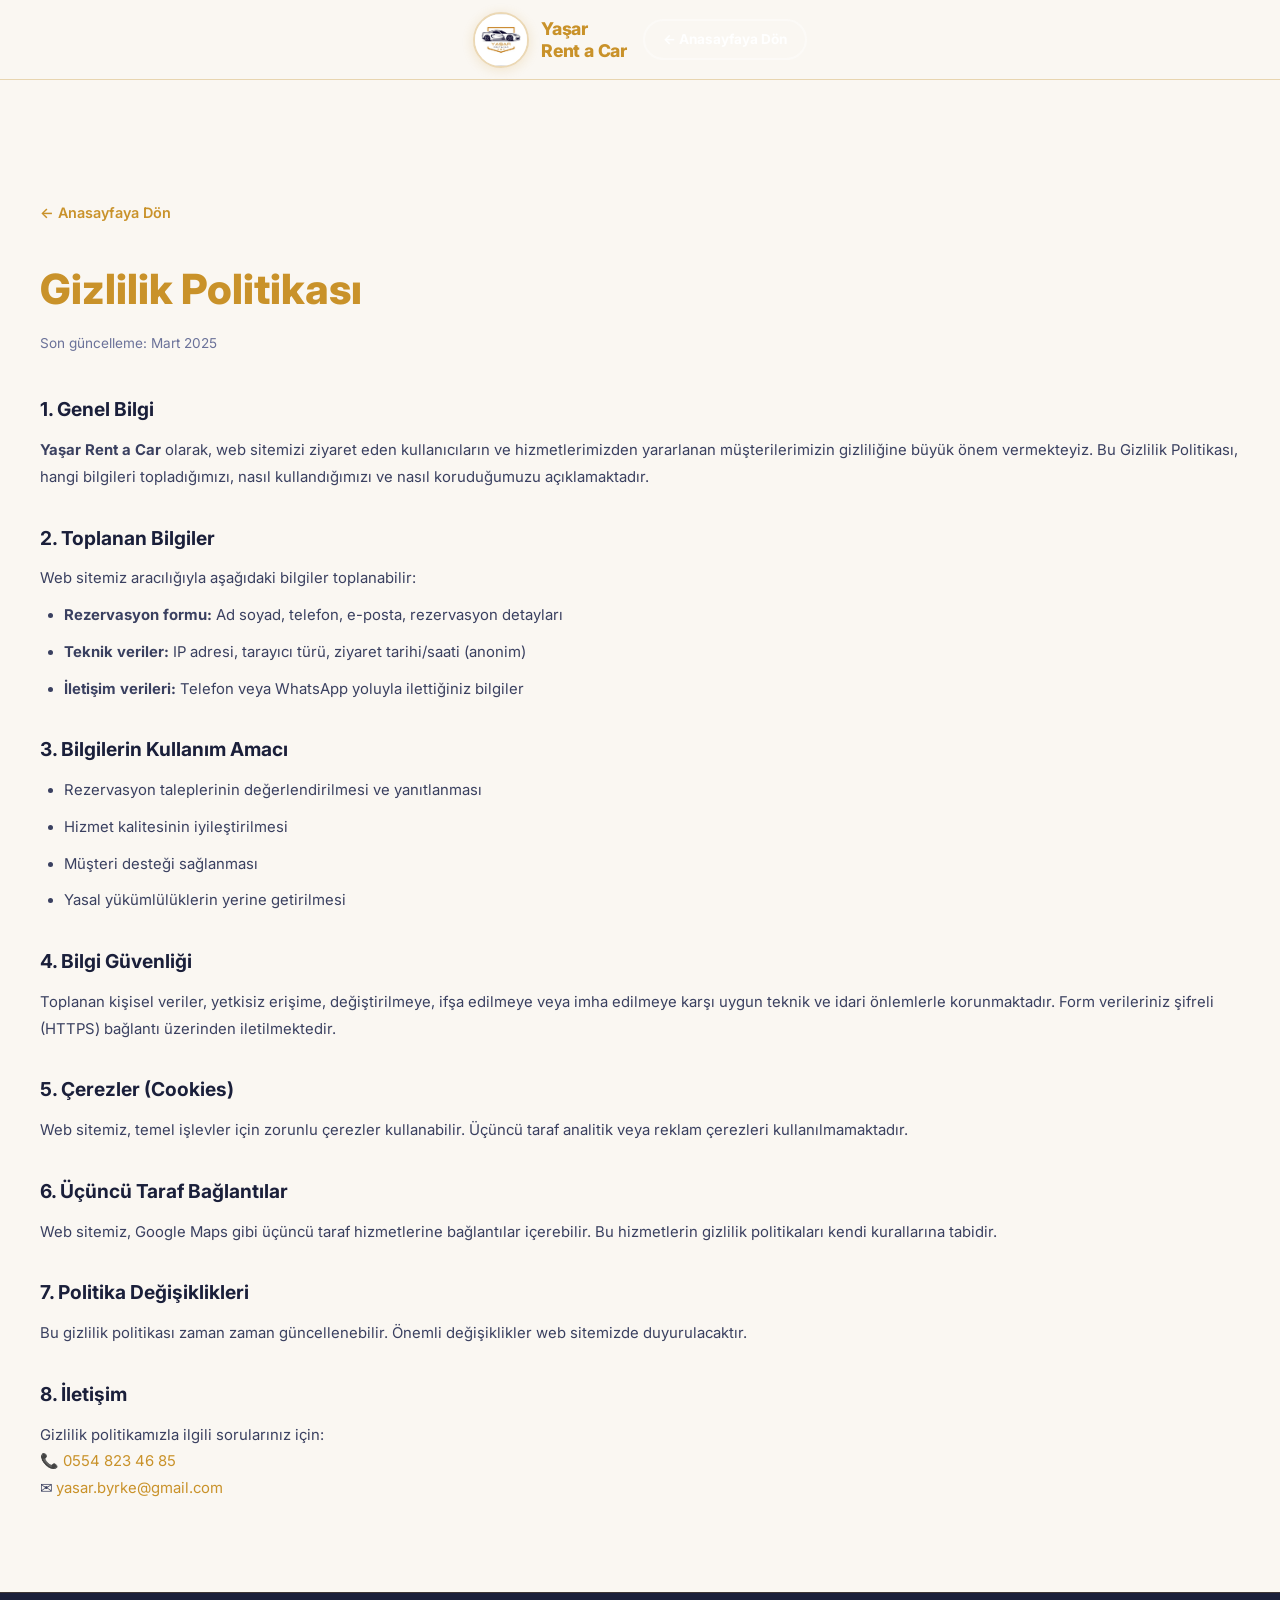
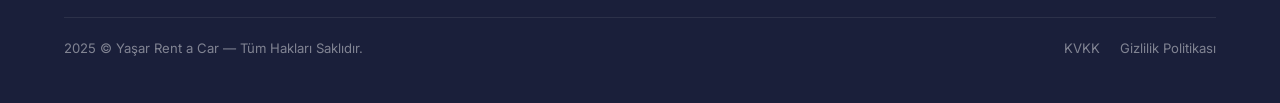
<file: gizlilik.html>
<!DOCTYPE html>
<html lang="tr">

<head>
    <meta charset="UTF-8" />
    <meta name="viewport" content="width=device-width, initial-scale=1.0" />
    <title>Gizlilik Politikası | Yaşar Rent a Car</title>
    <meta name="description"
        content="Yaşar Rent a Car Gizlilik Politikası. Verilerinizin güvenliği bizim için önemlidir." />
    <meta name="robots" content="noindex, follow" />
    <link rel="canonical" href="https://www.yasarrentacar.com/gizlilik.html" />
    <link rel="preconnect" href="https://fonts.googleapis.com" />
    <link href="https://fonts.googleapis.com/css2?family=Inter:wght@400;500;600;700;800&display=swap"
        rel="stylesheet" />
    <link rel="stylesheet" href="css/style.css" />
    <link rel="stylesheet" href="css/legal.css" />
    <link rel="icon" type="image/jpeg" href="logo.jpeg" />
</head>

<body>

    <header>
        <div class="container">
            <nav>
                <a class="nav-logo" href="index.html">
                    <img src="logo.jpeg" alt="Yaşar Rent a Car" width="52" height="52" />
                    <span>Yaşar<br>Rent a Car</span>
                </a>
                <a href="index.html" class="btn btn-outline" style="font-size:0.85rem; padding:8px 18px;">← Anasayfaya
                    Dön</a>
            </nav>
        </div>
    </header>

    <main>
        <div class="container legal-page">
            <a href="index.html" class="back-link">← Anasayfaya Dön</a>
            <h1>Gizlilik Politikası</h1>
            <p class="meta">Son güncelleme: Mart 2025</p>

            <div class="legal-content">
                <h2>1. Genel Bilgi</h2>
                <p>
                    <strong>Yaşar Rent a Car</strong> olarak, web sitemizi ziyaret eden kullanıcıların ve
                    hizmetlerimizden yararlanan müşterilerimizin gizliliğine büyük önem vermekteyiz.
                    Bu Gizlilik Politikası, hangi bilgileri topladığımızı, nasıl kullandığımızı ve
                    nasıl koruduğumuzu açıklamaktadır.
                </p>

                <h2>2. Toplanan Bilgiler</h2>
                <p>Web sitemiz aracılığıyla aşağıdaki bilgiler toplanabilir:</p>
                <ul>
                    <li><strong>Rezervasyon formu:</strong> Ad soyad, telefon, e-posta, rezervasyon detayları</li>
                    <li><strong>Teknik veriler:</strong> IP adresi, tarayıcı türü, ziyaret tarihi/saati (anonim)</li>
                    <li><strong>İletişim verileri:</strong> Telefon veya WhatsApp yoluyla ilettiğiniz bilgiler</li>
                </ul>

                <h2>3. Bilgilerin Kullanım Amacı</h2>
                <ul>
                    <li>Rezervasyon taleplerinin değerlendirilmesi ve yanıtlanması</li>
                    <li>Hizmet kalitesinin iyileştirilmesi</li>
                    <li>Müşteri desteği sağlanması</li>
                    <li>Yasal yükümlülüklerin yerine getirilmesi</li>
                </ul>

                <h2>4. Bilgi Güvenliği</h2>
                <p>
                    Toplanan kişisel veriler, yetkisiz erişime, değiştirilmeye, ifşa edilmeye veya
                    imha edilmeye karşı uygun teknik ve idari önlemlerle korunmaktadır.
                    Form verileriniz şifreli (HTTPS) bağlantı üzerinden iletilmektedir.
                </p>

                <h2>5. Çerezler (Cookies)</h2>
                <p>
                    Web sitemiz, temel işlevler için zorunlu çerezler kullanabilir. Üçüncü taraf
                    analitik veya reklam çerezleri kullanılmamaktadır.
                </p>

                <h2>6. Üçüncü Taraf Bağlantılar</h2>
                <p>
                    Web sitemiz, Google Maps gibi üçüncü taraf hizmetlerine bağlantılar içerebilir.
                    Bu hizmetlerin gizlilik politikaları kendi kurallarına tabidir.
                </p>

                <h2>7. Politika Değişiklikleri</h2>
                <p>
                    Bu gizlilik politikası zaman zaman güncellenebilir. Önemli değişiklikler
                    web sitemizde duyurulacaktır.
                </p>

                <h2>8. İletişim</h2>
                <p>
                    Gizlilik politikamızla ilgili sorularınız için:<br />
                    📞 <a href="tel:+905548234685" style="color: var(--accent);">0554 823 46 85</a><br />
                    ✉️ <a href="mailto:yasar.byrke@gmail.com" style="color: var(--accent);">yasar.byrke@gmail.com</a>
                </p>
            </div>
        </div>
    </main>

    <footer role="contentinfo" style="padding: 24px 0;">
        <div class="container">
            <div class="footer-bottom">
                <p>2025 &copy; Yaşar Rent a Car — Tüm Hakları Saklıdır.</p>
                <div class="footer-legal">
                    <a href="kvkk.html">KVKK</a>
                    <a href="gizlilik.html">Gizlilik Politikası</a>
                </div>
            </div>
        </div>
    </footer>

    <script src="js/main.js" defer></script>
</body>

</html>
</file>
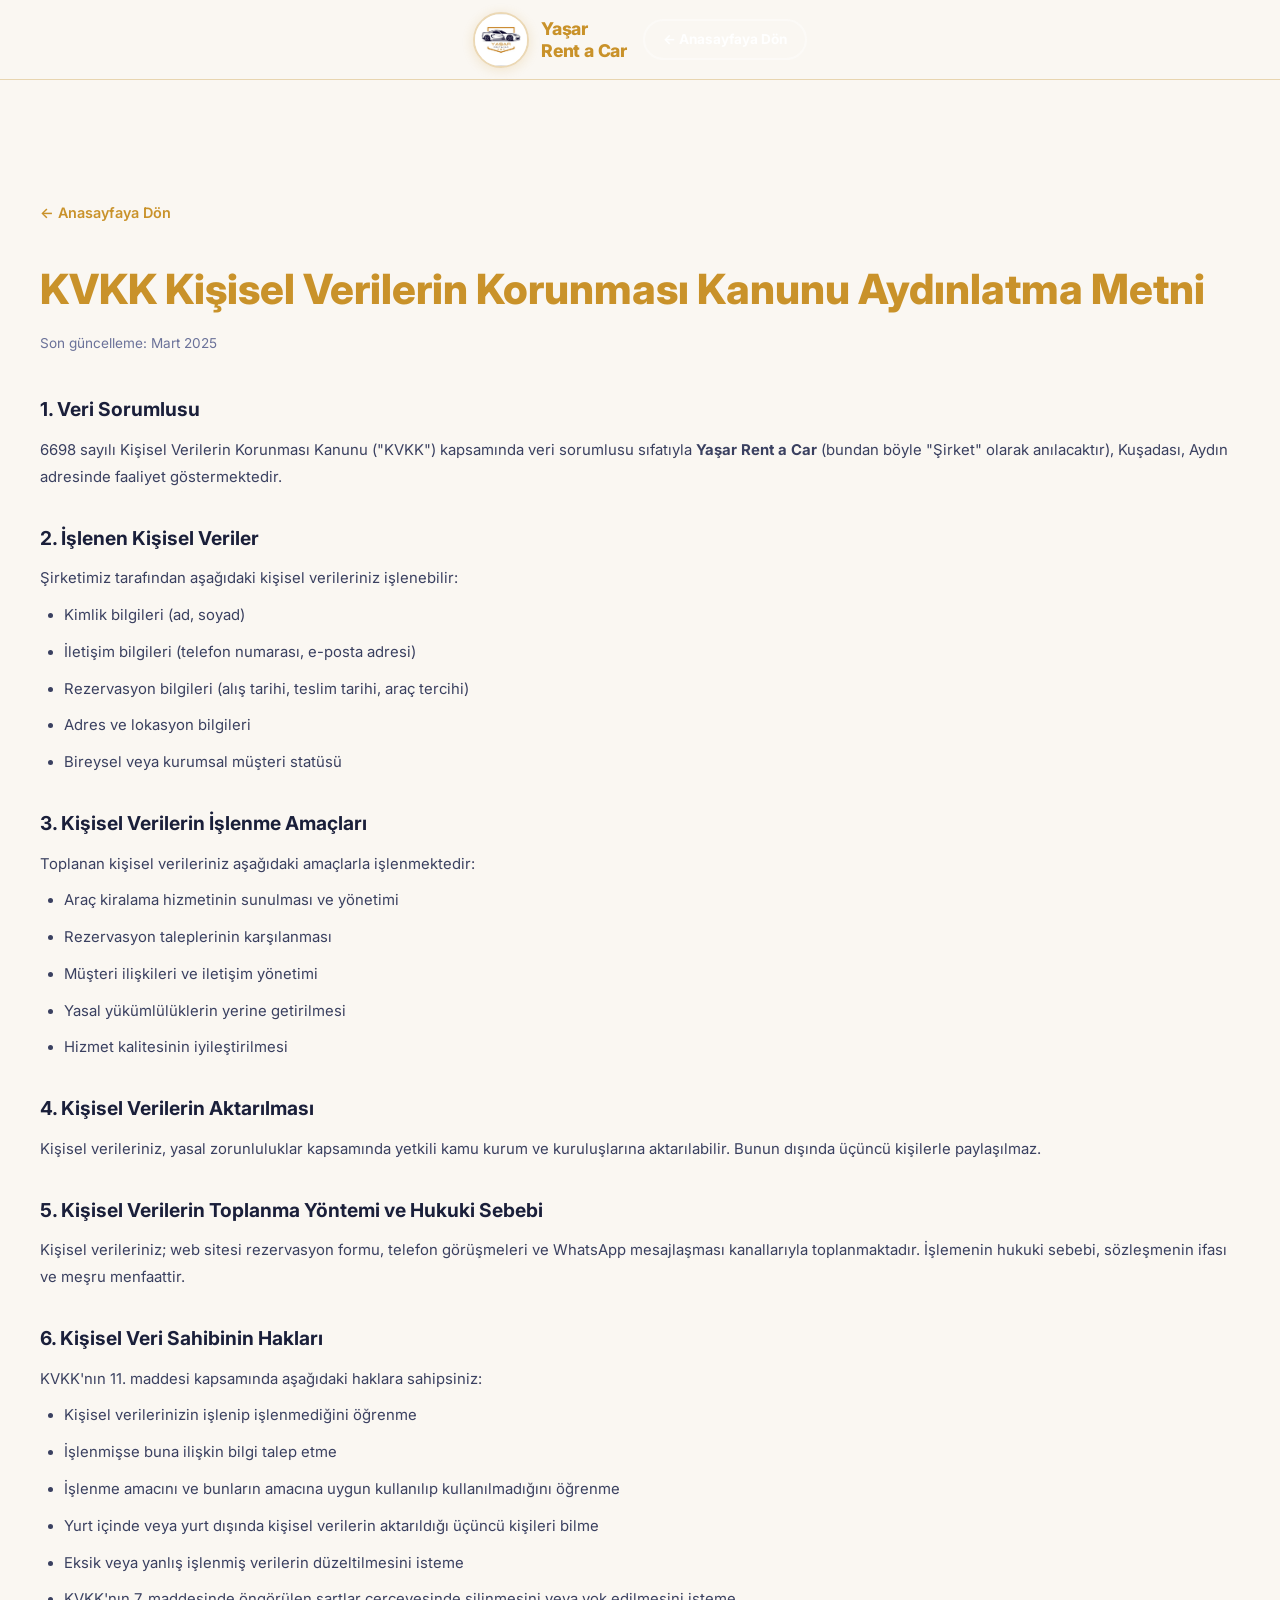
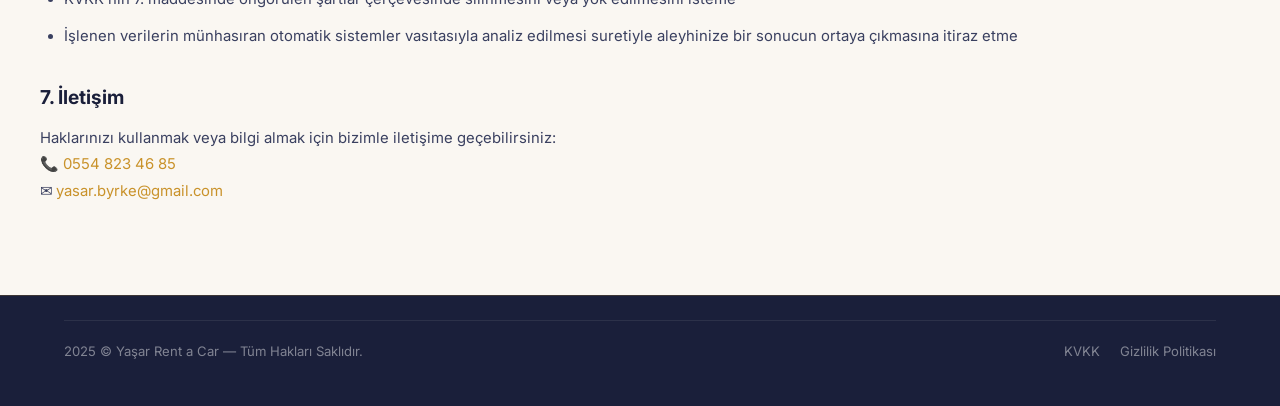
<file: kvkk.html>
<!DOCTYPE html>
<html lang="tr">

<head>
    <meta charset="UTF-8" />
    <meta name="viewport" content="width=device-width, initial-scale=1.0" />
    <title>KVKK Aydınlatma Metni | Yaşar Rent a Car</title>
    <meta name="description" content="Yaşar Rent a Car KVKK Kişisel Verilerin Korunması Kanunu Aydınlatma Metni." />
    <meta name="robots" content="noindex, follow" />
    <link rel="canonical" href="https://www.yasarrentacar.com/kvkk.html" />
    <link rel="preconnect" href="https://fonts.googleapis.com" />
    <link href="https://fonts.googleapis.com/css2?family=Inter:wght@400;500;600;700;800&display=swap"
        rel="stylesheet" />
    <link rel="stylesheet" href="css/style.css" />
    <link rel="stylesheet" href="css/legal.css" />
    <link rel="icon" type="image/jpeg" href="logo.jpeg" />
</head>

<body>

    <header>
        <div class="container">
            <nav>
                <a class="nav-logo" href="index.html">
                    <img src="logo.jpeg" alt="Yaşar Rent a Car" width="52" height="52" />
                    <span>Yaşar<br>Rent a Car</span>
                </a>
                <a href="index.html" class="btn btn-outline" style="font-size:0.85rem; padding:8px 18px;">← Anasayfaya
                    Dön</a>
            </nav>
        </div>
    </header>

    <main>
        <div class="container legal-page">
            <a href="index.html" class="back-link">← Anasayfaya Dön</a>
            <h1>KVKK Kişisel Verilerin Korunması Kanunu Aydınlatma Metni</h1>
            <p class="meta">Son güncelleme: Mart 2025</p>

            <div class="legal-content">
                <h2>1. Veri Sorumlusu</h2>
                <p>
                    6698 sayılı Kişisel Verilerin Korunması Kanunu ("KVKK") kapsamında veri sorumlusu sıfatıyla
                    <strong>Yaşar Rent a Car</strong> (bundan böyle "Şirket" olarak anılacaktır), Kuşadası, Aydın
                    adresinde faaliyet göstermektedir.
                </p>

                <h2>2. İşlenen Kişisel Veriler</h2>
                <p>Şirketimiz tarafından aşağıdaki kişisel verileriniz işlenebilir:</p>
                <ul>
                    <li>Kimlik bilgileri (ad, soyad)</li>
                    <li>İletişim bilgileri (telefon numarası, e-posta adresi)</li>
                    <li>Rezervasyon bilgileri (alış tarihi, teslim tarihi, araç tercihi)</li>
                    <li>Adres ve lokasyon bilgileri</li>
                    <li>Bireysel veya kurumsal müşteri statüsü</li>
                </ul>

                <h2>3. Kişisel Verilerin İşlenme Amaçları</h2>
                <p>Toplanan kişisel verileriniz aşağıdaki amaçlarla işlenmektedir:</p>
                <ul>
                    <li>Araç kiralama hizmetinin sunulması ve yönetimi</li>
                    <li>Rezervasyon taleplerinin karşılanması</li>
                    <li>Müşteri ilişkileri ve iletişim yönetimi</li>
                    <li>Yasal yükümlülüklerin yerine getirilmesi</li>
                    <li>Hizmet kalitesinin iyileştirilmesi</li>
                </ul>

                <h2>4. Kişisel Verilerin Aktarılması</h2>
                <p>
                    Kişisel verileriniz, yasal zorunluluklar kapsamında yetkili kamu kurum ve kuruluşlarına
                    aktarılabilir. Bunun dışında üçüncü kişilerle paylaşılmaz.
                </p>

                <h2>5. Kişisel Verilerin Toplanma Yöntemi ve Hukuki Sebebi</h2>
                <p>
                    Kişisel verileriniz; web sitesi rezervasyon formu, telefon görüşmeleri ve WhatsApp mesajlaşması
                    kanallarıyla toplanmaktadır. İşlemenin hukuki sebebi, sözleşmenin ifası ve meşru menfaattir.
                </p>

                <h2>6. Kişisel Veri Sahibinin Hakları</h2>
                <p>KVKK'nın 11. maddesi kapsamında aşağıdaki haklara sahipsiniz:</p>
                <ul>
                    <li>Kişisel verilerinizin işlenip işlenmediğini öğrenme</li>
                    <li>İşlenmişse buna ilişkin bilgi talep etme</li>
                    <li>İşlenme amacını ve bunların amacına uygun kullanılıp kullanılmadığını öğrenme</li>
                    <li>Yurt içinde veya yurt dışında kişisel verilerin aktarıldığı üçüncü kişileri bilme</li>
                    <li>Eksik veya yanlış işlenmiş verilerin düzeltilmesini isteme</li>
                    <li>KVKK'nın 7. maddesinde öngörülen şartlar çerçevesinde silinmesini veya yok edilmesini isteme
                    </li>
                    <li>İşlenen verilerin münhasıran otomatik sistemler vasıtasıyla analiz edilmesi suretiyle aleyhinize
                        bir sonucun ortaya çıkmasına itiraz etme</li>
                </ul>

                <h2>7. İletişim</h2>
                <p>
                    Haklarınızı kullanmak veya bilgi almak için bizimle iletişime geçebilirsiniz:<br />
                    📞 <a href="tel:+905548234685" style="color: var(--accent);">0554 823 46 85</a><br />
                    ✉️ <a href="mailto:yasar.byrke@gmail.com" style="color: var(--accent);">yasar.byrke@gmail.com</a>
                </p>
            </div>
        </div>
    </main>

    <footer role="contentinfo" style="padding: 24px 0;">
        <div class="container">
            <div class="footer-bottom">
                <p>2025 &copy; Yaşar Rent a Car — Tüm Hakları Saklıdır.</p>
                <div class="footer-legal">
                    <a href="kvkk.html">KVKK</a>
                    <a href="gizlilik.html">Gizlilik Politikası</a>
                </div>
            </div>
        </div>
    </footer>

    <script src="js/main.js" defer></script>
</body>

</html>
</file>
<file: css/style.css>
/* ========================================================
   Yaşar Rent a Car - Premium CSS
   Palette: Krem/Açık Tema + Altın Aksanlar
======================================================== */

:root {
  --primary: #FAF7F2;
  --secondary: #F2EDE4;
  --accent: #C9922A;
  --accent-dark: #A8791E;
  --accent-light: #E8A835;
  --text-primary: #1a1f3a;
  --text-secondary: #3a4060;
  --text-muted: #6b7299;
  --card-bg: #FFFFFF;
  --card-border: #E8D5B0;
  --nav-height: 80px;
  --transition: all 0.35s cubic-bezier(0.4, 0, 0.2, 1);
  --shadow-gold: 0 4px 24px rgba(201, 146, 42, 0.20);
  --shadow-card: 0 8px 32px rgba(201, 146, 42, 0.12);
  --radius: 12px;
}


/* ---- Reset & Base ---- */
*,
*::before,
*::after {
  box-sizing: border-box;
  margin: 0;
  padding: 0;
}

html {
  scroll-behavior: smooth;
  font-size: 16px;
}

body {
  font-family: 'Inter', 'Segoe UI', system-ui, sans-serif;
  background: var(--primary);
  color: var(--text-primary);
  line-height: 1.6;
  overflow-x: hidden;
}

a {
  color: inherit;
  text-decoration: none;
}

img {
  max-width: 100%;
  display: block;
}

ul {
  list-style: none;
}

.container {
  max-width: 1200px;
  margin: 0 auto;
  padding: 0 24px;
}

/* ---- Scroll Progress Bar ---- */
#progress-bar {
  position: fixed;
  top: 0;
  left: 0;
  height: 3px;
  background: linear-gradient(90deg, var(--accent), var(--accent-light));
  width: 0%;
  z-index: 9999;
  transition: width 0.1s linear;
}

/* ==============================
   HEADER / NAV
============================== */
header {
  position: sticky;
  top: 0;
  z-index: 1000;
  background: rgba(250, 247, 242, 0.97);
  backdrop-filter: blur(16px);
  -webkit-backdrop-filter: blur(16px);
  border-bottom: 1px solid #E8D5B0;
  height: var(--nav-height);
  display: flex;
  align-items: center;
  transition: var(--transition);
}

header.scrolled {
  background: rgba(250, 247, 242, 0.99);
  box-shadow: 0 4px 20px rgba(201, 146, 42, 0.12);
}

nav {
  width: 100%;
  display: flex;
  align-items: center;
  justify-content: space-between;
  gap: 16px;
}

.nav-logo {
  display: flex;
  align-items: center;
  gap: 12px;
  flex-shrink: 0;
}

.nav-logo img {
  height: 56px;
  width: 56px;
  border-radius: 50%;
  object-fit: cover;
  object-position: center center;
  border: 2px solid rgba(201, 146, 42, 0.30);
  box-shadow: 0 2px 12px rgba(201, 146, 42, 0.20);
  transition: var(--transition);
}

.nav-logo:hover img {
  border-color: var(--accent);
  box-shadow: 0 4px 20px rgba(201, 146, 42, 0.40);
  transform: scale(1.05);
}

.nav-logo span {
  font-size: 1.1rem;
  font-weight: 800;
  color: var(--accent);
  line-height: 1.2;
  display: block;
  letter-spacing: -0.01em;
}

.nav-links {
  display: flex;
  align-items: center;
  gap: 6px;
}

.nav-links a {
  padding: 10px 18px;
  border-radius: 10px;
  font-size: 1rem;
  font-weight: 600;
  color: var(--text-secondary);
  transition: var(--transition);
  white-space: nowrap;
  position: relative;
  letter-spacing: 0.01em;
}

.nav-links a::after {
  content: '';
  position: absolute;
  bottom: 4px;
  left: 50%;
  transform: translateX(-50%) scaleX(0);
  width: 60%;
  height: 2px;
  background: linear-gradient(90deg, transparent, var(--accent), transparent);
  border-radius: 2px;
  transition: transform 0.3s cubic-bezier(0.22, 1, 0.36, 1);
}

.nav-links a:hover,
.nav-links a.active {
  color: var(--accent);
  background: rgba(201, 146, 42, 0.10);
  box-shadow: 0 2px 12px rgba(201, 146, 42, 0.12);
}

.nav-links a:hover::after,
.nav-links a.active::after {
  transform: translateX(-50%) scaleX(1);
}

.nav-phone {
  display: flex;
  align-items: center;
  gap: 8px;
  background: linear-gradient(135deg, var(--accent), var(--accent-dark));
  color: #FFFFFF !important;
  padding: 12px 22px;
  border-radius: 50px;
  font-weight: 700;
  font-size: 1rem;
  transition: var(--transition);
  white-space: nowrap;
  flex-shrink: 0;
  box-shadow: 0 4px 16px rgba(201, 146, 42, 0.30);
  position: relative;
  overflow: hidden;
}

.nav-phone::before {
  content: '';
  position: absolute;
  top: 0;
  left: -100%;
  width: 100%;
  height: 100%;
  background: linear-gradient(90deg, transparent, rgba(255, 255, 255, 0.25), transparent);
  transition: left 0.5s ease;
}

.nav-phone:hover {
  transform: translateY(-3px);
  box-shadow: 0 8px 28px rgba(201, 146, 42, 0.50);
  background: linear-gradient(135deg, var(--accent-light), var(--accent));
}

.nav-phone:hover::before {
  left: 100%;
}

.nav-phone svg {
  width: 18px;
  height: 18px;
  flex-shrink: 0;
}

/* Hamburger */
.hamburger {
  display: none;
  flex-direction: column;
  gap: 5px;
  cursor: pointer;
  padding: 8px;
  background: none;
  border: none;
  z-index: 1001;
}

.hamburger span {
  display: block;
  width: 24px;
  height: 2px;
  background: var(--accent);
  border-radius: 2px;
  transition: var(--transition);
}

.hamburger.open span:nth-child(1) {
  transform: translateY(7px) rotate(45deg);
}

.hamburger.open span:nth-child(2) {
  opacity: 0;
}

.hamburger.open span:nth-child(3) {
  transform: translateY(-7px) rotate(-45deg);
}

/* Mobile nav drawer */
.mobile-nav {
  display: none;
  position: fixed;
  top: var(--nav-height);
  left: 0;
  right: 0;
  background: var(--secondary);
  border-bottom: 2px solid rgba(201, 146, 42, 0.20);
  box-shadow: 0 8px 32px rgba(0, 0, 0, 0.12);
  z-index: 1050;
  padding: 20px 24px 28px;
  flex-direction: column;
  gap: 4px;
  opacity: 0;
  transform: translateY(-8px);
  pointer-events: none;
  transition: opacity 0.3s ease, transform 0.3s cubic-bezier(0.4, 0, 0.2, 1);
}

.mobile-nav.open {
  opacity: 1;
  transform: translateY(0);
  pointer-events: auto;
}

.mobile-nav a {
  padding: 13px 16px;
  border-radius: 8px;
  font-size: 1rem;
  font-weight: 500;
  color: var(--text-secondary);
  border-bottom: 1px solid #E8D5B0;
  transition: var(--transition);
}

.mobile-nav a:last-child {
  border-bottom: none;
}

.mobile-nav a:hover {
  color: var(--accent);
  background: rgba(201, 146, 42, 0.09);
}

.mobile-phone {
  margin-top: 12px;
  display: flex;
  align-items: center;
  justify-content: center;
  gap: 8px;
  background: linear-gradient(135deg, var(--accent), var(--accent-dark));
  color: #FFFFFF !important;
  padding: 14px;
  border-radius: 12px;
  font-weight: 700;
  font-size: 1.05rem;
}


/* ==============================
   SİTE BANNER
============================== */
.site-banner {
  width: 100%;
  line-height: 0;
  /* removes bottom gap */
  overflow: hidden;
  border-bottom: 1px solid #E8D5B0;
}

.site-banner img {
  width: 100%;
  height: auto;
  display: block;
  object-fit: cover;
}


/* ==============================
   HERO
============================== */
#hero {
  position: relative;
  background: var(--primary);
  padding: 70px 0 80px;
  min-height: unset;
  overflow: visible;
}

/* Hero iki sütunlu layout */
.hero-wrapper {
  display: grid;
  grid-template-columns: 1fr 1fr;
  gap: 48px;
  align-items: center;
}

.hero-content {
  position: relative;
  z-index: 1;
  max-width: 100%;
  padding: 0;
}

/* ---- Hero Video ---- */
.hero-video-wrap {
  position: relative;
  z-index: 1;
  display: flex;
  align-items: center;
  justify-content: center;
}

.hero-video-inner {
  position: relative;
  width: 100%;
  border-radius: 20px;
  overflow: hidden;
  box-shadow:
    0 24px 64px rgba(201, 146, 42, 0.22),
    0 8px 24px rgba(0, 0, 0, 0.10);
  border: 2px solid rgba(201, 146, 42, 0.25);
  background: #1a1a2e;
  transition: box-shadow 0.4s ease, transform 0.4s ease;
}

.hero-video-inner:hover {
  box-shadow:
    0 32px 80px rgba(201, 146, 42, 0.35),
    0 12px 32px rgba(0, 0, 0, 0.15);
  transform: translateY(-4px);
}

.hero-video-inner video {
  width: 100%;
  height: auto;
  display: block;
  max-height: 380px;
  object-fit: cover;
  border-radius: 18px;
}

.hero-video-badge {
  position: absolute;
  top: 14px;
  left: 14px;
  background: linear-gradient(135deg, var(--accent), var(--accent-dark));
  color: #fff;
  font-size: 0.72rem;
  font-weight: 700;
  padding: 5px 12px;
  border-radius: 20px;
  display: flex;
  align-items: center;
  gap: 6px;
  letter-spacing: 0.04em;
  box-shadow: 0 4px 12px rgba(201, 146, 42, 0.40);
  pointer-events: none;
  z-index: 2;
}

/* ---- Hero Badge & Typography ---- */
.hero-badge {
  display: inline-flex;
  align-items: center;
  gap: 8px;
  background: rgba(201, 146, 42, 0.12);
  border: 1px solid rgba(201, 146, 42, 0.30);
  padding: 6px 16px;
  border-radius: 50px;
  font-size: 0.8rem;
  font-weight: 600;
  color: var(--accent);
  letter-spacing: 0.05em;
  text-transform: uppercase;
  margin-bottom: 20px;
}

.hero-badge::before {
  content: '';
  width: 6px;
  height: 6px;
  border-radius: 50%;
  background: var(--accent);
  animation: pulse 2s infinite;
}

@keyframes pulse {

  0%,
  100% {
    opacity: 1;
    transform: scale(1);
  }

  50% {
    opacity: 0.5;
    transform: scale(1.5);
  }
}

.hero-content h1 {
  font-size: clamp(1.8rem, 3.5vw, 3rem);
  font-weight: 800;
  line-height: 1.15;
  margin-bottom: 20px;
  color: var(--text-primary);
}

.hero-content h1 span {
  color: var(--accent);
}

.hero-content p {
  font-size: 1.05rem;
  color: var(--text-secondary);
  margin-bottom: 36px;
  line-height: 1.7;
}

.hero-actions {
  display: flex;
  gap: 16px;
  flex-wrap: wrap;
}

/* Dark outline button (light background) */
.btn-outline-dark {
  background: transparent;
  color: var(--text-primary);
  border: 2px solid var(--card-border);
}

.btn-outline-dark:hover {
  border-color: var(--accent);
  color: var(--accent);
  background: rgba(201, 146, 42, 0.07);
  transform: translateY(-3px);
}

/* Animations */
@keyframes fadeInDown {
  from {
    opacity: 0;
    transform: translateY(-20px);
  }

  to {
    opacity: 1;
    transform: translateY(0);
  }
}

@keyframes fadeInUp {
  from {
    opacity: 0;
    transform: translateY(30px);
  }

  to {
    opacity: 1;
    transform: translateY(0);
  }
}

.hero-bg {
  position: absolute;
  inset: 0;
  z-index: 0;
}

.hero-bg img {
  width: 100%;
  height: 100%;
  object-fit: cover;
  object-position: center;
}

.hero-overlay {
  position: absolute;
  inset: 0;
  background: linear-gradient(120deg,
      rgba(26, 31, 58, 0.88) 0%,
      rgba(26, 31, 58, 0.70) 55%,
      rgba(26, 31, 58, 0.40) 100%);
}


/* ==============================
   BUTTONS
============================== */
.btn {
  display: inline-flex;
  align-items: center;
  gap: 8px;
  padding: 14px 28px;
  border-radius: 50px;
  font-size: 0.95rem;
  font-weight: 700;
  cursor: pointer;
  border: none;
  transition: var(--transition);
  text-decoration: none;
  white-space: nowrap;
}

.btn-primary {
  background: linear-gradient(135deg, var(--accent), var(--accent-dark));
  color: #FFFFFF;
  box-shadow: 0 4px 16px rgba(201, 146, 42, 0.30);
  position: relative;
  overflow: hidden;
}

.btn-primary::before {
  content: '';
  position: absolute;
  top: 0;
  left: -100%;
  width: 100%;
  height: 100%;
  background: linear-gradient(90deg, transparent, rgba(255, 255, 255, 0.28), transparent);
  transition: left 0.55s ease;
}

.btn-primary:hover {
  transform: translateY(-3px);
  box-shadow: 0 10px 30px rgba(201, 146, 42, 0.55);
  background: linear-gradient(135deg, var(--accent-light), var(--accent));
}

.btn-primary:hover::before {
  left: 100%;
}

.btn-outline {
  background: transparent;
  color: #fff;
  border: 2px solid rgba(255, 255, 255, 0.4);
}

.btn-outline:hover {
  border-color: var(--accent);
  color: var(--accent);
  background: rgba(245, 166, 35, 0.07);
  transform: translateY(-3px);
  box-shadow: 0 6px 20px rgba(201, 146, 42, 0.20);
}

.btn-gold {
  background: linear-gradient(135deg, var(--accent), var(--accent-dark));
  color: #FFFFFF;
  box-shadow: var(--shadow-gold);
  width: 100%;
  justify-content: center;
  padding: 13px;
  border-radius: var(--radius);
  font-size: 0.95rem;
  font-weight: 700;
  position: relative;
  overflow: hidden;
}

.btn-gold::before {
  content: '';
  position: absolute;
  top: 0;
  left: -100%;
  width: 100%;
  height: 100%;
  background: linear-gradient(90deg, transparent, rgba(255, 255, 255, 0.28), transparent);
  transition: left 0.55s ease;
}

.btn-gold:hover {
  background: linear-gradient(135deg, var(--accent-light), var(--accent));
  transform: translateY(-3px);
  box-shadow: 0 10px 30px rgba(201, 146, 42, 0.50);
}

.btn-gold:hover::before {
  left: 100%;
}

.btn-whatsapp {
  background: #25D366;
  color: #fff;
}

.btn-whatsapp:hover {
  background: #1dba57;
  transform: translateY(-3px);
  box-shadow: 0 8px 24px rgba(37, 211, 102, 0.45);
}


/* ==============================
   SECTION COMMON
============================== */
section {
  padding: 90px 0;
}

.section-label {
  display: inline-block;
  font-size: 0.75rem;
  font-weight: 700;
  letter-spacing: 0.12em;
  text-transform: uppercase;
  color: var(--accent);
  margin-bottom: 10px;
}

.section-title {
  font-size: clamp(1.6rem, 3.5vw, 2.4rem);
  font-weight: 800;
  line-height: 1.2;
  margin-bottom: 14px;
}

.section-subtitle {
  font-size: 1rem;
  color: var(--text-muted);
  max-width: 600px;
  line-height: 1.7;
}

.text-center {
  text-align: center;
}

.text-center .section-subtitle {
  margin: 0 auto;
}

.accent {
  color: var(--accent);
}

.divider {
  width: 48px;
  height: 3px;
  background: linear-gradient(90deg, var(--accent), var(--accent-light));
  border-radius: 3px;
  margin: 16px 0 32px;
}

.text-center .divider {
  margin: 16px auto 32px;
}

/* Ghost divider for alternating  */
#neden-biz {
  background: var(--secondary);
}

#hakkimizda {
  background: var(--secondary);
}


/* ==============================
   NEDEN BIZ (WHY US)
============================== */
.features-grid {
  display: grid;
  grid-template-columns: repeat(auto-fit, minmax(230px, 1fr));
  gap: 24px;
  margin-top: 48px;
}

.feature-card {
  background: var(--card-bg);
  border: 1px solid var(--card-border);
  border-radius: var(--radius);
  padding: 32px 24px;
  text-align: center;
  transition:
    transform 0.35s cubic-bezier(0.22, 1, 0.36, 1),
    border-color 0.35s ease,
    box-shadow 0.35s ease;
  position: relative;
  overflow: hidden;
}

/* Gold shimmer line at bottom on hover */
.feature-card::after {
  content: '';
  position: absolute;
  bottom: 0;
  left: 50%;
  transform: translateX(-50%) scaleX(0);
  width: 60%;
  height: 2px;
  background: linear-gradient(90deg, transparent, var(--accent), transparent);
  border-radius: 2px;
  transition: transform 0.4s cubic-bezier(0.22, 1, 0.36, 1);
}

.feature-card::before {
  content: '';
  position: absolute;
  inset: 0;
  background: linear-gradient(135deg, rgba(201, 146, 42, 0.05), transparent);
  opacity: 0;
  transition: opacity 0.35s ease;
}

.feature-card:hover {
  transform: translateY(-8px);
  border-color: rgba(201, 146, 42, 0.5);
  box-shadow: 0 16px 40px rgba(201, 146, 42, 0.14), var(--shadow-gold);
}

.feature-card:hover::before {
  opacity: 1;
}

.feature-card:hover::after {
  transform: translateX(-50%) scaleX(1);
}

.feature-icon {
  font-size: 2.8rem;
  margin-bottom: 16px;
  display: block;
  filter: drop-shadow(0 2px 8px rgba(201, 146, 42, 0.25));
}

.feature-card h3 {
  font-size: 1.1rem;
  font-weight: 700;
  margin-bottom: 8px;
  color: var(--text-primary);
}

.feature-card p {
  font-size: 0.9rem;
  color: var(--text-muted);
  line-height: 1.6;
}


/* ==============================
   ARAÇLARIMIZ (CARS)
============================== */
.cars-grid {
  display: grid;
  grid-template-columns: repeat(3, 1fr);
  gap: 28px;
  margin-top: 48px;
}

.car-card {
  background: var(--card-bg);
  border: 1px solid var(--card-border);
  border-radius: var(--radius);
  overflow: hidden;
  transition:
    transform 0.38s cubic-bezier(0.22, 1, 0.36, 1),
    border-color 0.38s ease,
    box-shadow 0.38s ease;
  display: flex;
  flex-direction: column;
  /* Subtle top accent line */
  border-top: 2px solid transparent;
}

.car-card:hover {
  transform: translateY(-10px);
  border-color: rgba(201, 146, 42, 0.5);
  border-top-color: var(--accent);
  box-shadow:
    0 20px 48px rgba(201, 146, 42, 0.18),
    0 8px 24px rgba(201, 146, 42, 0.12);
}

.car-image-wrap {
  position: relative;
  overflow: hidden;
  background: linear-gradient(135deg, #EDE8DF, #F5F0E8);
  height: 200px;
}

.car-image-wrap img {
  width: 100%;
  height: 100%;
  object-fit: cover;
  transition: transform 0.5s ease;
}

.car-card:hover .car-image-wrap img {
  transform: scale(1.06);
}

.car-year-badge {
  position: absolute;
  top: 12px;
  left: 12px;
  background: linear-gradient(135deg, var(--accent), var(--accent-dark));
  color: #FFFFFF;
  font-size: 0.75rem;
  font-weight: 800;
  padding: 4px 10px;
  border-radius: 20px;
}

.car-body {
  padding: 20px;
  flex: 1;
  display: flex;
  flex-direction: column;
}

.car-body h3 {
  font-size: 1.1rem;
  font-weight: 700;
  margin-bottom: 14px;
  color: var(--text-primary);
}

.car-specs {
  display: grid;
  grid-template-columns: 1fr 1fr;
  gap: 8px;
  margin-bottom: 20px;
}

.spec {
  display: flex;
  align-items: center;
  gap: 6px;
  font-size: 0.82rem;
  color: var(--text-muted);
}

.spec svg {
  width: 14px;
  height: 14px;
  color: var(--accent);
  flex-shrink: 0;
}

.car-body .btn-gold {
  margin-top: auto;
}


/* ==============================
   HAKKIMIZDA (ABOUT)
============================== */
.about-grid {
  display: grid;
  grid-template-columns: 1fr 1fr;
  gap: 48px;
  align-items: start;
  margin-top: 20px;
}

.about-stats {
  display: grid;
  grid-template-columns: repeat(3, 1fr);
  gap: 16px;
  margin-top: 32px;
}

.stat-box {
  background: var(--card-bg);
  border: 1px solid var(--card-border);
  border-radius: var(--radius);
  padding: 14px 10px;
  text-align: center;
  display: flex;
  flex-direction: column;
  align-items: center;
  justify-content: center;
  min-height: 90px;
  transition:
    transform 0.35s cubic-bezier(0.22, 1, 0.36, 1),
    border-color 0.35s ease,
    box-shadow 0.35s ease;
}

.stat-box:hover {
  transform: translateY(-5px);
  border-color: rgba(201, 146, 42, 0.5);
  box-shadow: 0 12px 32px rgba(201, 146, 42, 0.16);
}

.stat-box .number {
  font-size: 1.5rem;
  font-weight: 800;
  color: var(--accent);
  display: block;
  line-height: 1;
  margin-bottom: 4px;
}

.stat-box .label {
  font-size: 0.8rem;
  color: var(--text-muted);
  margin-top: 4px;
  line-height: 1.4;
}

.stat-box .label small {
  font-size: 0.72rem;
  opacity: 1;
  display: block;
  margin-top: 2px;
}

.stat-box .number.emoji {
  font-size: 1.6rem;
}

.about-visual {
  position: sticky;
  top: 100px;
}

.about-visual img {
  width: 100%;
  border-radius: 16px;
  object-fit: cover;
  height: 400px;
}

.about-badge {
  position: absolute;
  bottom: -20px;
  left: -20px;
  background: linear-gradient(135deg, var(--accent), var(--accent-dark));
  color: #FFFFFF;
  padding: 16px 20px;
  border-radius: 12px;
  font-weight: 800;
  font-size: 0.85rem;
  box-shadow: var(--shadow-gold);
  text-align: center;
  line-height: 1.3;
}

.about-badge span {
  font-size: 1.6rem;
  display: block;
  line-height: 1;
}

.about-text p {
  color: var(--text-secondary);
  margin-bottom: 16px;
  line-height: 1.75;
  font-size: 0.97rem;
}

.about-bullets {
  margin: 20px 0;
  display: flex;
  flex-direction: column;
  gap: 10px;
}

.about-bullet {
  display: flex;
  align-items: flex-start;
  gap: 10px;
  font-size: 0.92rem;
  color: var(--text-secondary);
}

.about-bullet::before {
  content: '✓';
  display: flex;
  align-items: center;
  justify-content: center;
  width: 20px;
  height: 20px;
  background: rgba(201, 146, 42, 0.12);
  color: var(--accent);
  border-radius: 50%;
  font-size: 0.7rem;
  font-weight: 700;
  flex-shrink: 0;
  margin-top: 1px;
}


/* ==============================
   REZERVASYON (FORM)
============================== */
#rezervasyon {
  background: linear-gradient(135deg, var(--secondary), var(--primary));
}

.form-card {
  background: var(--card-bg);
  border: 1px solid var(--card-border);
  border-radius: 20px;
  padding: 48px;
  max-width: 900px;
  margin: 48px auto 0;
  box-shadow: var(--shadow-card);
}

.form-grid {
  display: grid;
  grid-template-columns: 1fr 1fr;
  gap: 20px;
}

.form-group {
  display: flex;
  flex-direction: column;
  gap: 6px;
}

.form-group.full {
  grid-column: 1 / -1;
}

label {
  font-size: 0.82rem;
  font-weight: 600;
  color: var(--text-secondary);
  letter-spacing: 0.03em;
}

input,
select,
textarea {
  background: #FFFFFF;
  border: 1px solid #E8D5B0;
  border-radius: 10px;
  color: var(--text-primary);
  font-size: 0.95rem;
  font-family: inherit;
  padding: 12px 16px;
  transition: var(--transition);
  width: 100%;
  outline: none;
  -webkit-appearance: none;
  appearance: none;
}

input:focus,
select:focus,
textarea:focus {
  border-color: var(--accent);
  background: rgba(201, 146, 42, 0.04);
  box-shadow: 0 0 0 3px rgba(201, 146, 42, 0.12);
}

select option {
  background: #FFFFFF;
  color: var(--text-primary);
}

textarea {
  resize: vertical;
  min-height: 100px;
}

.radio-group {
  display: flex;
  gap: 16px;
  align-items: center;
  flex-wrap: wrap;
}

.radio-label {
  display: flex;
  align-items: center;
  gap: 10px;
  cursor: pointer;
  font-size: 0.95rem;
  font-weight: 600;
  color: var(--text-secondary);
  padding: 10px 18px;
  border-radius: 50px;
  border: 2px solid var(--card-border);
  background: #FFFFFF;
  transition: all 0.3s cubic-bezier(0.22, 1, 0.36, 1);
  user-select: none;
}

.radio-label:hover {
  border-color: var(--accent);
  color: var(--accent);
  background: rgba(201, 146, 42, 0.06);
}

/* Hide the default radio button */
.radio-label input[type="radio"] {
  position: absolute;
  opacity: 0;
  width: 0;
  height: 0;
  pointer-events: none;
}

/* Custom radio dot */
.radio-label::before {
  content: '';
  display: flex;
  width: 18px;
  height: 18px;
  border-radius: 50%;
  border: 2px solid var(--card-border);
  background: #FFFFFF;
  flex-shrink: 0;
  transition: all 0.3s cubic-bezier(0.22, 1, 0.36, 1);
  box-shadow: 0 0 0 0 rgba(201, 146, 42, 0);
}

.radio-label:has(input:checked) {
  border-color: var(--accent);
  background: linear-gradient(135deg, rgba(201, 146, 42, 0.12), rgba(201, 146, 42, 0.06));
  color: var(--accent);
  box-shadow: 0 4px 16px rgba(201, 146, 42, 0.20);
}

.radio-label:has(input:checked)::before {
  background: linear-gradient(135deg, var(--accent), var(--accent-dark));
  border-color: var(--accent);
  box-shadow: 0 0 0 3px rgba(201, 146, 42, 0.20);
}

.checkbox-label {
  display: flex;
  align-items: flex-start;
  gap: 12px;
  cursor: pointer;
  font-size: 0.88rem;
  color: var(--text-muted);
  line-height: 1.5;
  padding: 12px 16px;
  border-radius: 10px;
  border: 2px solid var(--card-border);
  background: #FFFFFF;
  transition: all 0.3s cubic-bezier(0.22, 1, 0.36, 1);
  user-select: none;
}

.checkbox-label:hover {
  border-color: var(--accent);
  background: rgba(201, 146, 42, 0.04);
}

/* Hide native checkbox */
.checkbox-label input[type="checkbox"] {
  position: absolute;
  opacity: 0;
  width: 0;
  height: 0;
  pointer-events: none;
}

/* Custom checkbox square */
.checkbox-label::before {
  content: '';
  display: flex;
  align-items: center;
  justify-content: center;
  width: 20px;
  height: 20px;
  min-width: 20px;
  border-radius: 6px;
  border: 2px solid var(--card-border);
  background: #FFFFFF;
  margin-top: 1px;
  flex-shrink: 0;
  transition: all 0.3s cubic-bezier(0.22, 1, 0.36, 1);
  font-size: 12px;
  color: #FFFFFF;
}

.checkbox-label:has(input:checked) {
  border-color: var(--accent);
  background: linear-gradient(135deg, rgba(201, 146, 42, 0.10), rgba(201, 146, 42, 0.04));
  box-shadow: 0 4px 16px rgba(201, 146, 42, 0.18);
  color: var(--text-secondary);
}

.checkbox-label:has(input:checked)::before {
  content: '✓';
  background: linear-gradient(135deg, var(--accent), var(--accent-dark));
  border-color: var(--accent);
  box-shadow: 0 0 0 3px rgba(201, 146, 42, 0.20);
  font-weight: 900;
}

.checkbox-label a {
  color: var(--accent);
  text-decoration: underline;
}

.form-submit {
  display: flex;
  flex-direction: column;
  align-items: center;
  gap: 12px;
  margin-top: 12px;
}

.btn-submit {
  background: linear-gradient(135deg, var(--accent), var(--accent-dark));
  color: #FFFFFF;
  font-weight: 800;
  font-size: 1.05rem;
  padding: 18px 52px;
  border-radius: 50px;
  border: none;
  cursor: pointer;
  transition: var(--transition);
  display: inline-flex;
  align-items: center;
  gap: 8px;
  box-shadow: 0 4px 20px rgba(201, 146, 42, 0.30);
  position: relative;
  overflow: hidden;
}

.btn-submit::before {
  content: '';
  position: absolute;
  top: 0;
  left: -100%;
  width: 100%;
  height: 100%;
  background: linear-gradient(90deg, transparent, rgba(255, 255, 255, 0.28), transparent);
  transition: left 0.55s ease;
}

.btn-submit:hover {
  transform: translateY(-4px);
  box-shadow: 0 12px 36px rgba(201, 146, 42, 0.55);
  background: linear-gradient(135deg, var(--accent-light), var(--accent));
}

.btn-submit:hover::before {
  left: 100%;
}

.btn-submit:disabled {
  opacity: 0.6;
  cursor: not-allowed;
  transform: none;
}

.form-note {
  font-size: 0.78rem;
  color: var(--text-muted);
  text-align: center;
}

/* Success message */
.form-success {
  display: none;
  text-align: center;
  padding: 40px 20px;
}

.form-success .success-icon {
  font-size: 4rem;
  margin-bottom: 16px;
}

.form-success h3 {
  font-size: 1.5rem;
  color: var(--accent);
  margin-bottom: 8px;
}

.form-success p {
  color: var(--text-muted);
}


/* ==============================
   İLETİŞİM (CONTACT)
============================== */
.contact-grid {
  display: grid;
  grid-template-columns: 1fr 1fr;
  gap: 40px;
  margin-top: 48px;
  align-items: start;
}

.contact-cards {
  display: flex;
  flex-direction: column;
  gap: 16px;
}

.contact-card {
  display: flex;
  align-items: center;
  gap: 16px;
  background: var(--card-bg);
  border: 1px solid var(--card-border);
  border-radius: var(--radius);
  padding: 20px 22px;
  text-decoration: none;
  color: var(--text-primary);
  transition: var(--transition);
  position: relative;
  overflow: hidden;
}

.contact-card::after {
  content: '';
  position: absolute;
  inset: 0;
  background: linear-gradient(135deg, rgba(201, 146, 42, 0.06), transparent);
  opacity: 0;
  transition: opacity 0.35s ease;
  pointer-events: none;
}

.contact-card:hover {
  border-color: var(--accent);
  transform: translateX(6px);
  box-shadow: 0 8px 28px rgba(201, 146, 42, 0.20);
}

.contact-card:hover::after {
  opacity: 1;
}

.contact-icon {
  width: 46px;
  height: 46px;
  border-radius: 12px;
  background: rgba(201, 146, 42, 0.12);
  display: flex;
  align-items: center;
  justify-content: center;
  font-size: 1.3rem;
  flex-shrink: 0;
}

.contact-card.whatsapp .contact-icon {
  background: rgba(37, 211, 102, 0.12);
}

.contact-card.address .contact-icon {
  background: rgba(66, 135, 245, 0.12);
}

.contact-info small {
  display: block;
  font-size: 0.75rem;
  color: var(--text-muted);
  margin-bottom: 2px;
}

.contact-info strong {
  font-size: 0.95rem;
  font-weight: 600;
}

.map-wrap {
  border-radius: var(--radius);
  overflow: hidden;
  border: 1px solid var(--card-border);
  height: 320px;
}

.map-wrap iframe {
  width: 100%;
  height: 100%;
  border: none;
  /* No filter needed for light theme */
}


/* ==============================
   FOOTER
============================== */
footer {
  background: #1a1f3a;
  border-top: 1px solid rgba(201, 146, 42, 0.20);
  padding: 60px 0 0;
}

.footer-grid {
  display: grid;
  grid-template-columns: 2fr 1fr 1fr;
  gap: 48px;
  padding-bottom: 48px;
}

.footer-brand img {
  height: 56px;
  width: 56px;
  border-radius: 50%;
  object-fit: cover;
  object-position: center center;
  margin-bottom: 14px;
  border: 2px solid rgba(201, 146, 42, 0.30);
}

.footer-brand p {
  font-size: 0.87rem;
  color: rgba(255, 255, 255, 0.60);
  line-height: 1.7;
  max-width: 280px;
}

.footer-col h4 {
  font-size: 0.9rem;
  font-weight: 700;
  color: #FFFFFF;
  margin-bottom: 16px;
  padding-bottom: 10px;
  border-bottom: 1px solid rgba(201, 146, 42, 0.25);
}

.footer-col ul {
  display: flex;
  flex-direction: column;
  gap: 10px;
}

.footer-col ul li a {
  font-size: 0.87rem;
  color: rgba(255, 255, 255, 0.55);
  transition: var(--transition);
  display: flex;
  align-items: center;
  gap: 6px;
}

.footer-col ul li a::before {
  content: '›';
  color: var(--accent);
}

.footer-col ul li a:hover {
  color: var(--accent);
  padding-left: 4px;
}

.footer-bottom {
  border-top: 1px solid rgba(255, 255, 255, 0.08);
  padding: 20px 0;
  display: flex;
  align-items: center;
  justify-content: space-between;
  flex-wrap: wrap;
  gap: 12px;
}

.footer-bottom p {
  font-size: 0.82rem;
  color: rgba(255, 255, 255, 0.45);
}

.footer-legal {
  display: flex;
  gap: 20px;
}

.footer-legal a {
  font-size: 0.82rem;
  color: rgba(255, 255, 255, 0.45);
  transition: var(--transition);
}

.footer-legal a:hover {
  color: var(--accent);
}


/* ==============================
   INSTAGRAM FLOATING BUTTON
============================== */
.instagram-float {
  position: fixed;
  bottom: 96px; 
  right: 28px;
  z-index: 900;
  display: flex;
  align-items: center;
  justify-content: center;
  width: 50px;
  height: 50px;
  background: radial-gradient(circle at 30% 107%, #fdf497 0%, #fdf497 5%, #fd5949 45%, #d6249f 60%, #285AEB 90%);
  color: #fff;
  border-radius: 50%;
  box-shadow: 0 8px 28px rgba(214, 36, 159, 0.45);
  transition: var(--transition);
  text-decoration: none;
}

.instagram-float:hover {
  transform: translateY(-4px) scale(1.08);
  box-shadow: 0 12px 35px rgba(214, 36, 159, 0.6);
}

.instagram-float svg {
  width: 24px;
  height: 24px;
}

/* Instagram Pulse ring */
.instagram-float::before {
  content: '';
  position: absolute;
  inset: -4px;
  border-radius: 50%;
  border: 2px solid #d6249f;
  opacity: 0;
  animation: igPulse 2.5s ease-out infinite;
  animation-delay: 1.25s;
}

@keyframes igPulse {
  0% {
    opacity: 0.7;
    transform: scale(1);
  }
  100% {
    opacity: 0;
    transform: scale(1.3);
  }
}

/* ==============================
   WHATSAPP FLOATING BUTTON
============================== */
.whatsapp-float {
  position: fixed;
  bottom: 28px;
  right: 28px;
  z-index: 900;
  display: flex;
  align-items: center;
  gap: 10px;
  background: #25D366;
  color: #fff;
  padding: 14px 20px;
  border-radius: 50px;
  font-weight: 700;
  font-size: 0.9rem;
  box-shadow: 0 8px 28px rgba(37, 211, 102, 0.45);
  transition: var(--transition);
  text-decoration: none;
}

.whatsapp-float:hover {
  transform: translateY(-4px) scale(1.04);
  box-shadow: 0 12px 35px rgba(37, 211, 102, 0.55);
  background: #1dba57;
}

.whatsapp-float svg {
  width: 22px;
  height: 22px;
  flex-shrink: 0;
}

.wp-text {
  display: block;
}

/* Pulse ring */
.whatsapp-float::before {
  content: '';
  position: absolute;
  inset: -4px;
  border-radius: 50px;
  border: 2px solid #25D366;
  opacity: 0;
  animation: wpPulse 2.5s ease-out infinite;
}

@keyframes wpPulse {
  0% {
    opacity: 0.7;
    transform: scale(1);
  }

  100% {
    opacity: 0;
    transform: scale(1.3);
  }
}



/* ======================================================
   SCROLL REVEAL — Fade Up + Stagger (Transition-based)
   Stagger set via --card-delay CSS custom property by JS.
====================================================== */

.reveal {
  opacity: 0;
  transform: translateY(36px);
  transition:
    opacity 0.65s cubic-bezier(0.22, 1, 0.36, 1),
    transform 0.65s cubic-bezier(0.22, 1, 0.36, 1);
  transition-delay: var(--card-delay, 0ms);
}

.reveal.visible {
  opacity: 1;
  transform: translateY(0);
}

/* Respect reduced motion */
@media (prefers-reduced-motion: reduce) {
  .reveal {
    opacity: 1;
    transform: none;
    transition: none;
  }
}



/* ==============================
   RESPONSIVE
============================== */
@media (max-width: 1024px) {
  .hero-wrapper {
    grid-template-columns: 1fr;
    gap: 36px;
  }

  .hero-video-inner video {
    max-height: 320px;
  }

  .about-grid {
    grid-template-columns: 1fr;
    gap: 40px;
  }

  .about-visual {
    display: none;
  }

  .footer-grid {
    grid-template-columns: 1fr 1fr;
  }
}

@media (max-width: 768px) {
  :root {
    --nav-height: 68px;
  }

  .nav-links {
    display: none;
  }

  .nav-phone {
    display: none;
  }

  .hamburger {
    display: flex;
  }

  .mobile-nav {
    display: flex;
  }

  .hero-wrapper {
    grid-template-columns: 1fr;
    gap: 28px;
  }

  #hero {
    padding: 48px 0 56px;
  }

  .hero-content h1 {
    font-size: 1.75rem;
  }

  .hero-video-inner video {
    max-height: 260px;
  }

  .hero-actions {
    flex-direction: column;
  }

  .hero-actions .btn {
    width: 100%;
    justify-content: center;
  }

  section {
    padding: 60px 0;
  }

  .features-grid {
    grid-template-columns: 1fr 1fr;
  }

  .cars-grid {
    grid-template-columns: 1fr;
  }

  .form-card {
    padding: 28px 20px;
  }

  .form-grid {
    grid-template-columns: 1fr;
  }

  .form-group.full {
    grid-column: 1;
  }

  .contact-grid {
    grid-template-columns: 1fr;
  }

  .footer-grid {
    grid-template-columns: 1fr;
    gap: 32px;
  }

  .footer-bottom {
    flex-direction: column;
    text-align: center;
  }

  .whatsapp-float .wp-text {
    display: none;
  }

  .whatsapp-float {
    padding: 14px;
    border-radius: 50%;
  }

  .whatsapp-float::before {
    border-radius: 50%;
  }

  .about-stats {
    grid-template-columns: 1fr 1fr;
  }
}

@media (max-width: 480px) {
  .features-grid {
    grid-template-columns: 1fr;
  }

  .about-stats {
    grid-template-columns: 1fr 1fr;
  }

  .car-specs {
    grid-template-columns: 1fr 1fr;
  }

  .map-wrap {
    height: 240px;
  }

  .hero-video-inner video {
    max-height: 210px;
  }

  .hero-video-badge {
    font-size: 0.65rem;
    padding: 4px 10px;
  }
}

/* ==============================
   TYPOGRAPHY GOOGLE FONTS IMPORT
============================== */
@import url('https://fonts.googleapis.com/css2?family=Inter:wght@400;500;600;700;800;900&display=swap');
</file>
<file: css/legal.css>
/* ===== KVKK Sayfası ===== */
.legal-page {
    padding: 120px 0 80px;
    min-height: 100vh;
}

.legal-page h1 {
    font-size: clamp(1.8rem, 4vw, 2.6rem);
    font-weight: 800;
    margin-bottom: 10px;
    color: var(--accent);
}

.legal-page .meta {
    font-size: 0.85rem;
    color: var(--text-muted);
    margin-bottom: 40px;
}

.legal-content h2 {
    font-size: 1.2rem;
    font-weight: 700;
    color: var(--text-primary);
    margin: 32px 0 12px;
}

.legal-content p,
.legal-content li {
    font-size: 0.93rem;
    color: var(--text-secondary);
    line-height: 1.8;
    margin-bottom: 10px;
}

.legal-content ul {
    list-style: disc;
    padding-left: 24px;
    margin-bottom: 16px;
}

.back-link {
    display: inline-flex;
    align-items: center;
    gap: 8px;
    color: var(--accent);
    font-weight: 600;
    font-size: 0.9rem;
    margin-bottom: 32px;
    transition: var(--transition);
}

.back-link:hover {
    gap: 12px;
}
</file>
